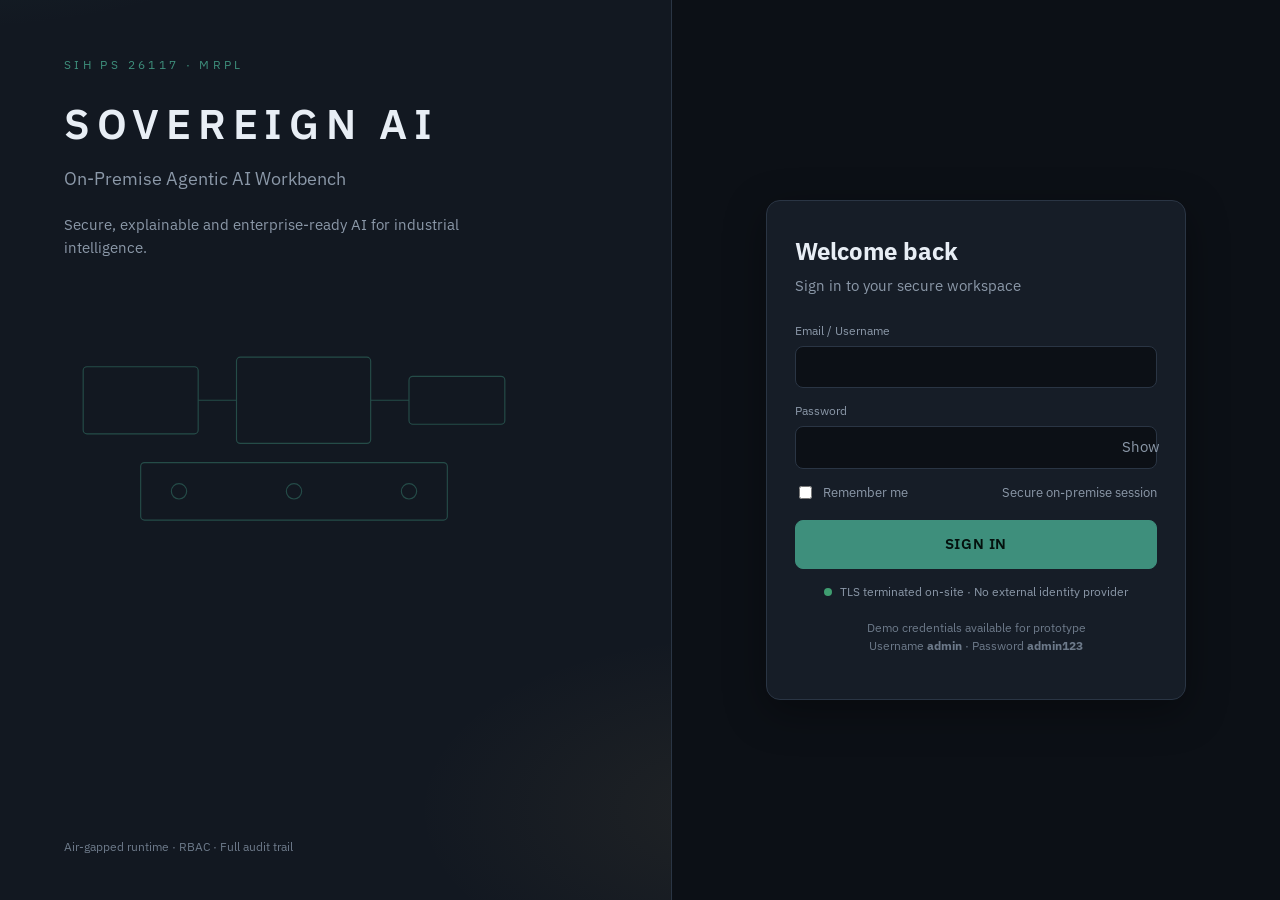
<file: frontend/index.html>
<!DOCTYPE html>
<html lang="en">
<head>
  <meta charset="UTF-8">
  <meta name="viewport" content="width=device-width, initial-scale=1">
  <title>Sovereign AI — Redirect</title>
  <script>
    (function () {
      var ok = sessionStorage.getItem("sovereign_auth") === "1" || localStorage.getItem("sovereign_auth") === "1";
      location.replace(ok ? "dashboard.html" : "login.html");
    })();
  </script>
</head>
<body>
  <p>Opening Sovereign AI… <a href="login.html">Continue to sign in</a></p>
</body>
</html>
</file>
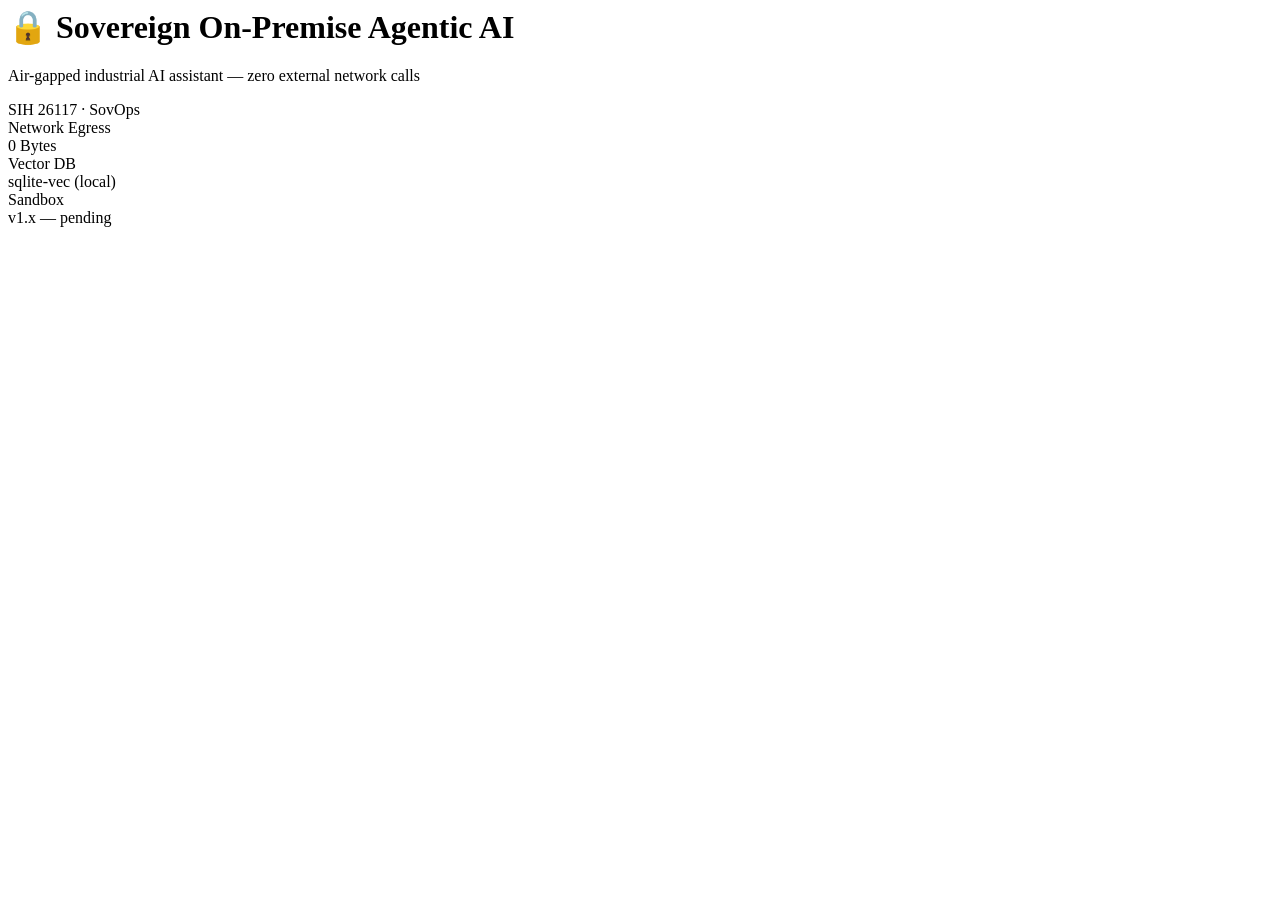
<file: static/index.html>
<!--
  This is NOT a full page — Streamlit can't serve a standalone HTML file
  as the app. This is a fragment injected into the Streamlit page via
  st.markdown(..., unsafe_allow_html=True). Edit freely, just keep it
  as a fragment (no <html>/<head>/<body> tags).
-->

<div class="workbench-header">
    <div class="title-block">
        <h1>🔒 Sovereign On-Premise Agentic AI</h1>
        <p>Air-gapped industrial AI assistant — zero external network calls</p>
    </div>
    <div class="badge">SIH 26117 · SovOps</div>
</div>

<div class="status-row">
    <div class="status-card">
        <div class="label">Network Egress</div>
        <div class="value">0 Bytes</div>
    </div>
    <div class="status-card">
        <div class="label">Vector DB</div>
        <div class="value">sqlite-vec (local)</div>
    </div>
    <div class="status-card warn">
        <div class="label">Sandbox</div>
        <div class="value">v1.x — pending</div>
    </div>
</div>
</file>
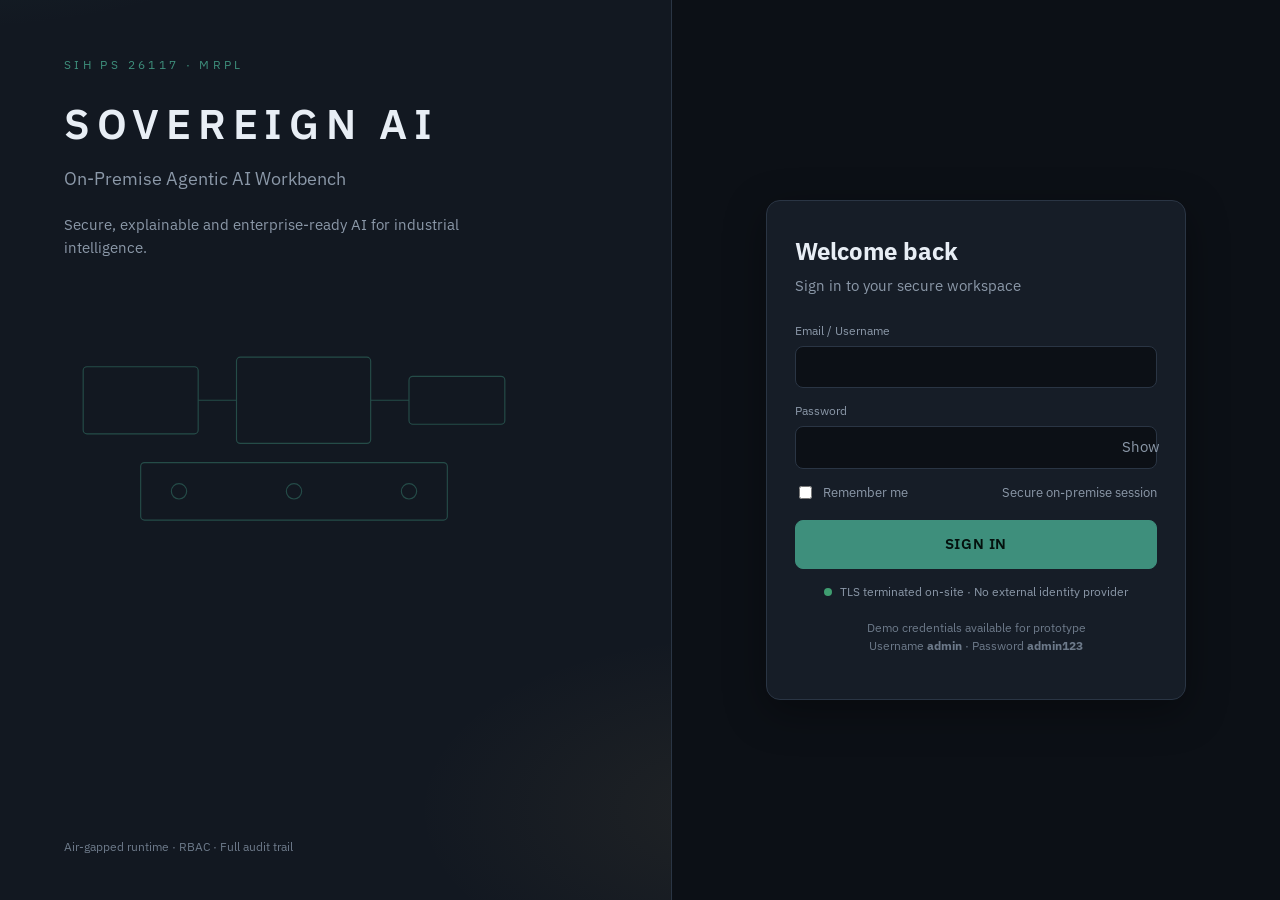
<file: frontend/agents.html>
<!DOCTYPE html>
<html lang="en">
<head>
  <meta charset="UTF-8">
  <meta name="viewport" content="width=device-width, initial-scale=1">
  <title>Agents — Sovereign AI</title>
  <link rel="preconnect" href="https://fonts.googleapis.com">
  <link rel="preconnect" href="https://fonts.gstatic.com" crossorigin>
  <link href="https://fonts.googleapis.com/css2?family=IBM+Plex+Sans:wght@400;500;600&display=swap" rel="stylesheet">
  <link rel="stylesheet" href="css/style.css">
  <link rel="stylesheet" href="css/agents.css">
  <link rel="stylesheet" href="css/responsive.css">
</head>
<body>
  <main id="app-root" class="page">
    <header class="page-head">
      <h1>Agent Orchestration</h1>
      <p>Specialized on-premise agents with scoped permissions.</p>
    </header>
    <div class="agent-grid" id="agent-grid"></div>
  </main>
  <script src="js/mock-api.js"></script>
  <script src="js/session.js"></script>
  <script src="js/auth.js"></script>
  <script src="js/app.js"></script>
  <script src="js/agents.js"></script>
</body>
</html>
</file>
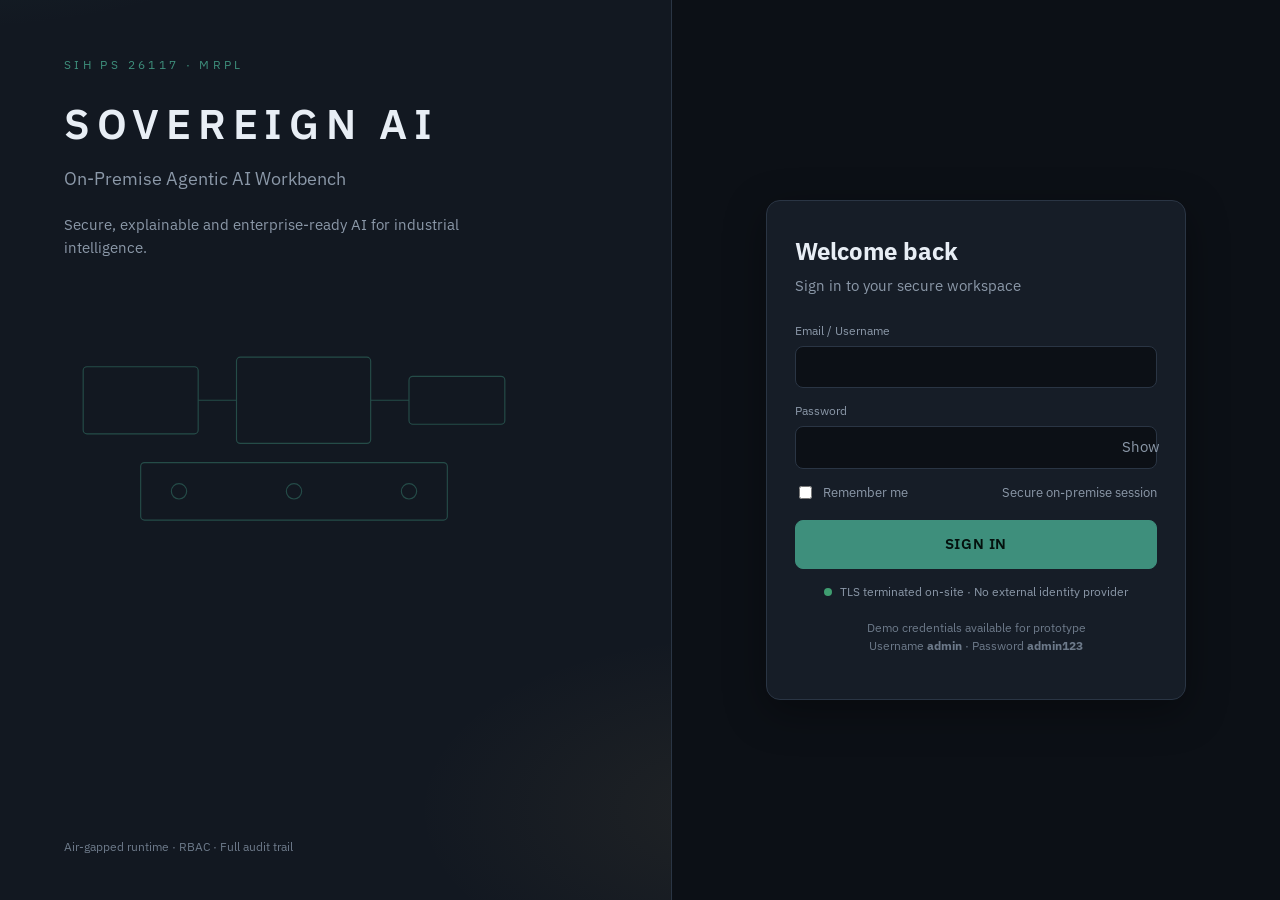
<file: frontend/audit-logs.html>
<!DOCTYPE html>
<html lang="en">
<head>
  <meta charset="UTF-8">
  <meta name="viewport" content="width=device-width, initial-scale=1">
  <title>Audit Logs — Sovereign AI</title>
  <link rel="preconnect" href="https://fonts.googleapis.com">
  <link rel="preconnect" href="https://fonts.gstatic.com" crossorigin>
  <link href="https://fonts.googleapis.com/css2?family=IBM+Plex+Sans:wght@400;500;600&display=swap" rel="stylesheet">
  <link rel="stylesheet" href="css/style.css">
  <link rel="stylesheet" href="css/audit-logs.css">
  <link rel="stylesheet" href="css/responsive.css">
</head>
<body>
  <main id="app-root" class="page">
    <header class="page-head">
      <h1>Audit Logs</h1>
      <p>Immutable activity across users, agents and resources.</p>
    </header>
    <div class="toolbar">
      <input class="search-input" id="audit-q" type="search" placeholder="Search actions, resources, agents" aria-label="Search audit logs">
      <select id="audit-st" aria-label="Status filter">
        <option value="all">All statuses</option>
        <option value="SUCCESS">Success</option>
        <option value="BLOCKED">Blocked</option>
      </select>
    </div>
    <div class="table-wrap">
      <table class="data">
        <thead>
          <tr>
            <th>Timestamp</th>
            <th>User</th>
            <th>Action</th>
            <th>Agent</th>
            <th>Resource</th>
            <th>Status</th>
            <th></th>
          </tr>
        </thead>
        <tbody id="audit-body"></tbody>
      </table>
    </div>
  </main>
  <script src="js/mock-api.js"></script>
  <script src="js/session.js"></script>
  <script src="js/auth.js"></script>
  <script src="js/app.js"></script>
  <script src="js/audit-logs.js"></script>
</body>
</html>
</file>
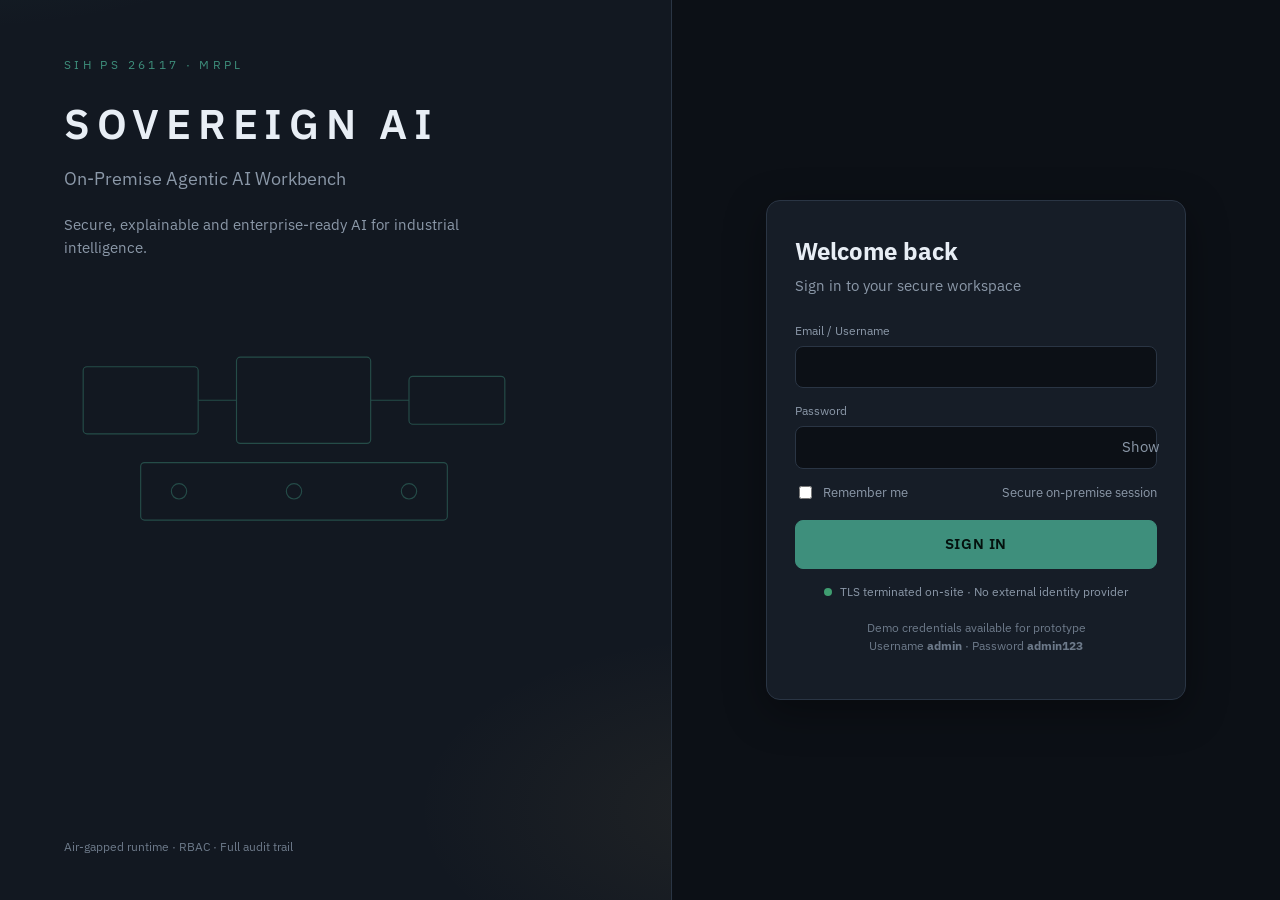
<file: frontend/dashboard.html>
<!DOCTYPE html>
<html lang="en">
<head>
  <meta charset="UTF-8">
  <meta name="viewport" content="width=device-width, initial-scale=1">
  <title>Dashboard — Sovereign AI</title>
  <link rel="preconnect" href="https://fonts.googleapis.com">
  <link rel="preconnect" href="https://fonts.gstatic.com" crossorigin>
  <link href="https://fonts.googleapis.com/css2?family=IBM+Plex+Mono:wght@400;500&family=IBM+Plex+Sans:wght@400;500;600&display=swap" rel="stylesheet">
  <link rel="stylesheet" href="css/style.css">
  <link rel="stylesheet" href="css/dashboard.css">
  <link rel="stylesheet" href="css/responsive.css">
</head>
<body>
  <a class="skip-link" href="#app-root">Skip to content</a>
  <main id="app-root" class="page">
    <header class="page-head">
      <h1 id="greet">Good morning, Admin</h1>
      <p>Sovereign AI Workbench Overview</p>
    </header>
    <section class="cards" aria-label="Summary">
      <article class="card"><h2>System Status</h2><div id="stat-status" class="metric">—</div></article>
      <article class="card"><h2>Active Agents</h2><div id="stat-agents" class="metric">—</div></article>
      <article class="card"><h2>Documents Indexed</h2><div id="stat-docs" class="metric">—</div></article>
      <article class="card"><h2>Knowledge Bases</h2><div id="stat-kb" class="metric">—</div></article>
      <article class="card"><h2>Reports Generated</h2><div id="stat-reports" class="metric">—</div></article>
      <article class="card"><h2>Security</h2><div id="stat-sec" class="metric">—</div></article>
    </section>
    <section class="card" style="margin-top:16px">
      <h2>Quick Actions</h2>
      <div class="quick-actions">
        <a class="btn btn-primary" href="workbench.html">Start New AI Session</a>
        <a class="btn" href="documents.html">Upload Document</a>
        <a class="btn" href="workbench.html">Analyze Image</a>
        <a class="btn" href="reports.html">Generate Report</a>
      </div>
    </section>
    <div class="grid-2">
      <section class="card">
        <h2>Recent Conversations</h2>
        <ul class="list" id="conv-list"></ul>
      </section>
      <section class="card">
        <h2>Recent Agent Activity</h2>
        <ul class="list" id="act-list"></ul>
      </section>
    </div>
    <section class="card" style="margin-top:16px">
      <h2>System Health</h2>
      <div id="health-list"></div>
    </section>
  </main>
  <script src="js/mock-api.js"></script>
  <script src="js/session.js"></script>
  <script src="js/auth.js"></script>
  <script src="js/app.js"></script>
  <script src="js/dashboard.js"></script>
</body>
</html>
</file>
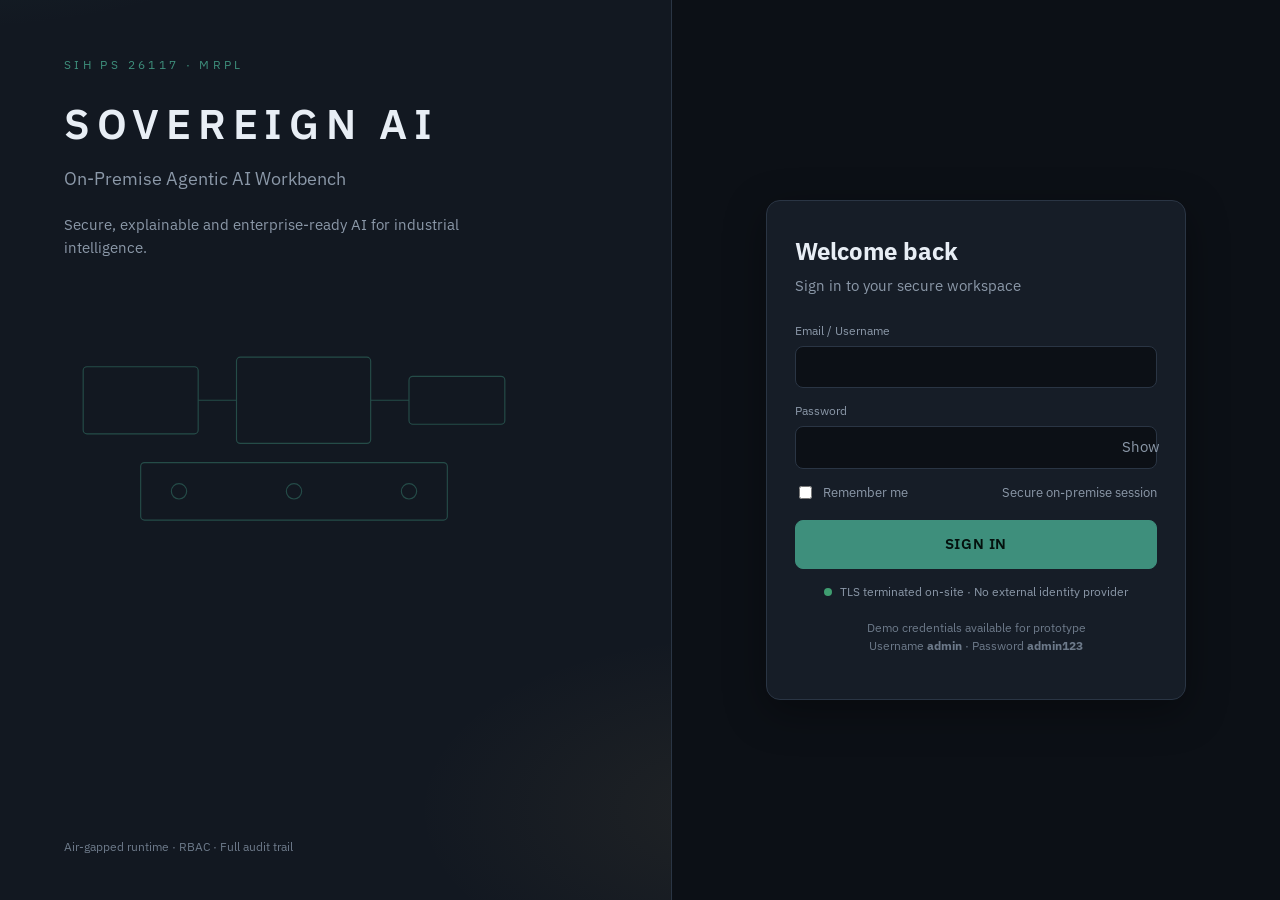
<file: frontend/documents.html>
<!DOCTYPE html>
<html lang="en">
<head>
  <meta charset="UTF-8">
  <meta name="viewport" content="width=device-width, initial-scale=1">
  <title>Documents — Sovereign AI</title>
  <link rel="preconnect" href="https://fonts.googleapis.com">
  <link rel="preconnect" href="https://fonts.gstatic.com" crossorigin>
  <link href="https://fonts.googleapis.com/css2?family=IBM+Plex+Sans:wght@400;500;600&display=swap" rel="stylesheet">
  <link rel="stylesheet" href="css/style.css">
  <link rel="stylesheet" href="css/documents.css">
  <link rel="stylesheet" href="css/responsive.css">
</head>
<body>
  <main id="app-root" class="page">
    <header class="page-head">
      <h1>Document Intelligence</h1>
      <p>Ingest, index and govern technical files on-premise.</p>
    </header>
    <div class="doc-drop" id="doc-drop">Drop PDF, DOC, DOCX, PNG or JPG files to upload and index.</div>
    <div class="toolbar">
      <button type="button" class="btn btn-primary" id="doc-upload">Upload document</button>
      <input class="search-input" id="doc-search" type="search" placeholder="Search documents" aria-label="Search documents">
      <select id="doc-filter" aria-label="Filter by status">
        <option value="all">All statuses</option>
        <option value="Indexed">Indexed</option>
        <option value="Processing">Processing</option>
        <option value="Failed">Failed</option>
      </select>
    </div>
    <div class="table-wrap">
      <table class="data">
        <thead>
          <tr><th>Document</th><th>Type</th><th>Status</th><th>Uploaded</th><th>Actions</th></tr>
        </thead>
        <tbody id="doc-body"></tbody>
      </table>
    </div>
  </main>
  <script src="js/mock-api.js"></script>
  <script src="js/session.js"></script>
  <script src="js/auth.js"></script>
  <script src="js/app.js"></script>
  <script src="js/upload.js"></script>
  <script src="js/documents.js"></script>
</body>
</html>
</file>
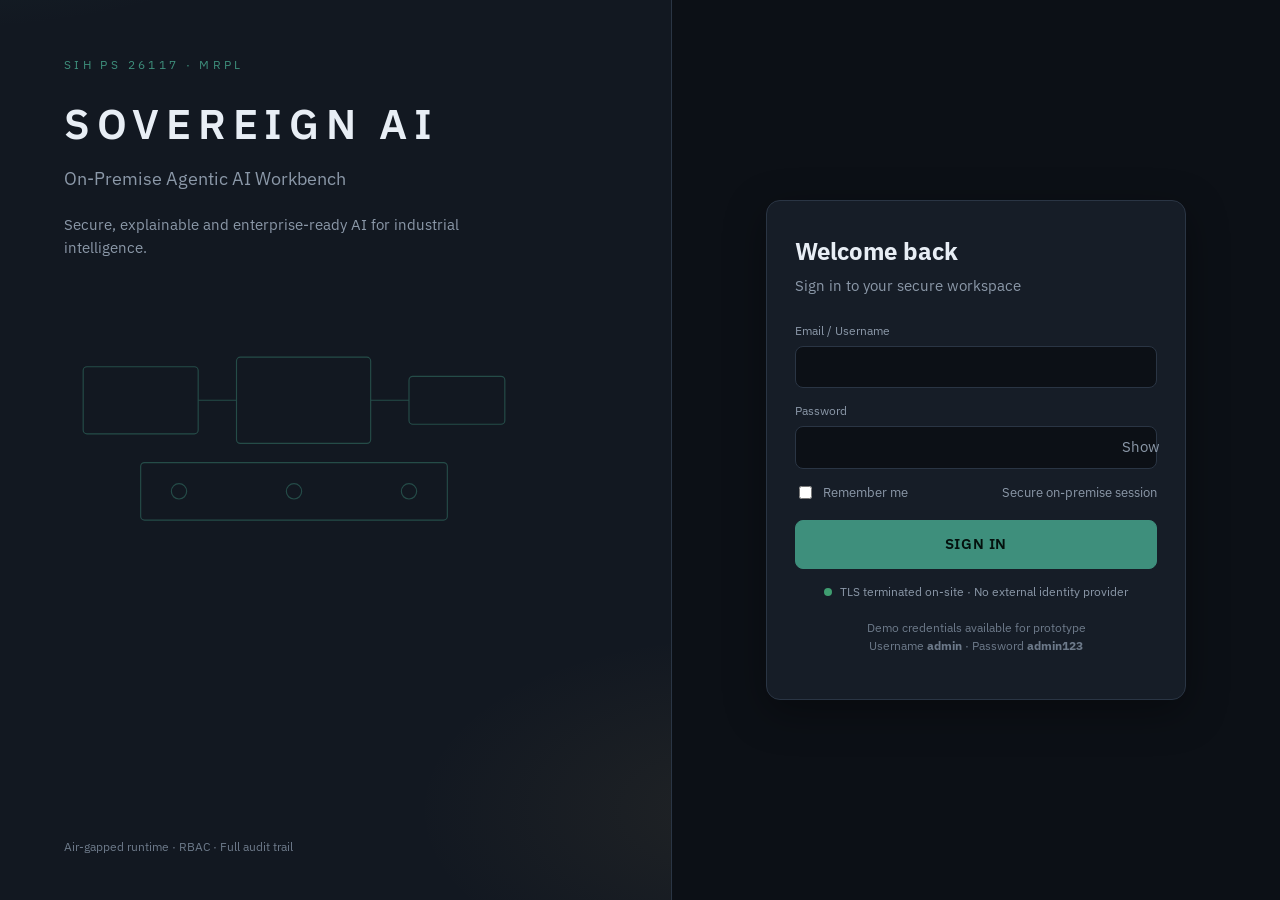
<file: frontend/knowledge-bases.html>
<!DOCTYPE html>
<html lang="en">
<head>
  <meta charset="UTF-8">
  <meta name="viewport" content="width=device-width, initial-scale=1">
  <title>Knowledge Bases — Sovereign AI</title>
  <link rel="preconnect" href="https://fonts.googleapis.com">
  <link rel="preconnect" href="https://fonts.gstatic.com" crossorigin>
  <link href="https://fonts.googleapis.com/css2?family=IBM+Plex+Sans:wght@400;500;600&display=swap" rel="stylesheet">
  <link rel="stylesheet" href="css/style.css">
  <link rel="stylesheet" href="css/knowledge-bases.css">
  <link rel="stylesheet" href="css/responsive.css">
</head>
<body>
  <main id="app-root" class="page">
    <header class="page-head">
      <h1>Private Knowledge Bases</h1>
      <p>Scoped corpora for retrieval. No external index.</p>
    </header>
    <p><button type="button" class="btn btn-primary" id="kb-create">Create Knowledge Base</button></p>
    <div class="kb-grid" id="kb-grid"></div>
  </main>
  <script src="js/mock-api.js"></script>
  <script src="js/session.js"></script>
  <script src="js/auth.js"></script>
  <script src="js/app.js"></script>
  <script src="js/knowledge-bases.js"></script>
</body>
</html>
</file>
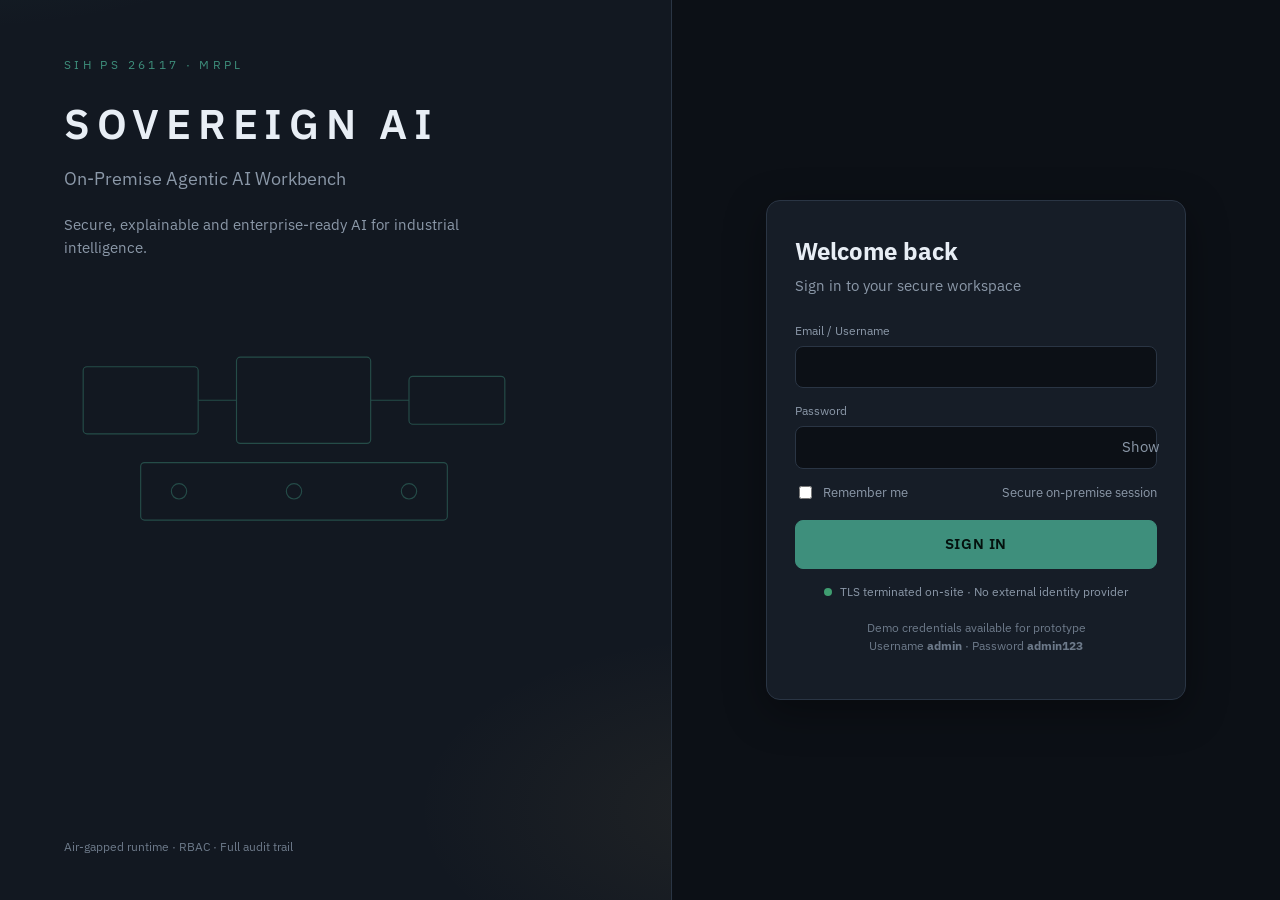
<file: frontend/login.html>
<!DOCTYPE html>
<html lang="en" data-theme="dark">
<head>
  <meta charset="UTF-8">
  <meta name="viewport" content="width=device-width, initial-scale=1">
  <title>Sign in — Sovereign AI</title>
  <link rel="preconnect" href="https://fonts.googleapis.com">
  <link rel="preconnect" href="https://fonts.gstatic.com" crossorigin>
  <link href="https://fonts.googleapis.com/css2?family=IBM+Plex+Mono:wght@400;500&family=IBM+Plex+Sans:wght@400;500;600&display=swap" rel="stylesheet">
  <link rel="stylesheet" href="css/style.css">
  <link rel="stylesheet" href="css/login.css">
  <link rel="stylesheet" href="css/responsive.css">
</head>
<body class="login-body">
  <a class="skip-link" href="#username">Skip to sign in</a>
  <section class="login-brand" aria-label="Product branding">
    <p class="login-kicker">SIH PS 26117 · MRPL</p>
    <h1>SOVEREIGN AI</h1>
    <h2>On-Premise Agentic AI Workbench</h2>
    <p class="lead">Secure, explainable and enterprise-ready AI for industrial intelligence.</p>
    <svg class="schematic" viewBox="0 0 480 220" aria-hidden="true">
      <g fill="none" stroke="#3e8f7c" stroke-width="1.2" opacity="0.8">
        <rect x="20" y="30" width="120" height="70" rx="4"/>
        <rect x="180" y="20" width="140" height="90" rx="4"/>
        <rect x="360" y="40" width="100" height="50" rx="4"/>
        <path d="M140 65h40M320 65h40"/>
        <rect x="80" y="130" width="320" height="60" rx="4"/>
        <circle cx="120" cy="160" r="8"/>
        <circle cx="240" cy="160" r="8"/>
        <circle cx="360" cy="160" r="8"/>
      </g>
    </svg>
    <p class="login-meta">Air-gapped runtime · RBAC · Full audit trail</p>
  </section>
  <section class="login-panel">
    <form class="login-card" id="login-form" novalidate>
      <h2>Welcome back</h2>
      <p class="sub">Sign in to your secure workspace</p>
      <div class="form-error" id="login-error" role="alert"></div>
      <div class="field">
        <label for="username">Email / Username</label>
        <input id="username" name="username" type="text" autocomplete="username" required>
      </div>
      <div class="field">
        <label for="password">Password</label>
        <div class="pw-wrap">
          <input id="password" name="password" type="password" autocomplete="current-password" required>
          <button type="button" class="icon-btn pw-toggle" id="pw-toggle" aria-label="Show password">Show</button>
        </div>
      </div>
      <div class="row-between">
        <label class="check"><input type="checkbox" id="remember"> Remember me</label>
        <span>Secure on-premise session</span>
      </div>
      <button type="submit" class="btn btn-primary" id="login-submit">SIGN IN</button>
      <p class="secure-note"><span class="dot ok"></span> TLS terminated on-site · No external identity provider</p>
      <p class="demo-hint">Demo credentials available for prototype<br>Username <strong>admin</strong> · Password <strong>admin123</strong></p>
    </form>
  </section>
  <script src="js/mock-api.js"></script>
  <script src="js/session.js"></script>
  <script src="js/auth.js"></script>
</body>
</html>
</file>
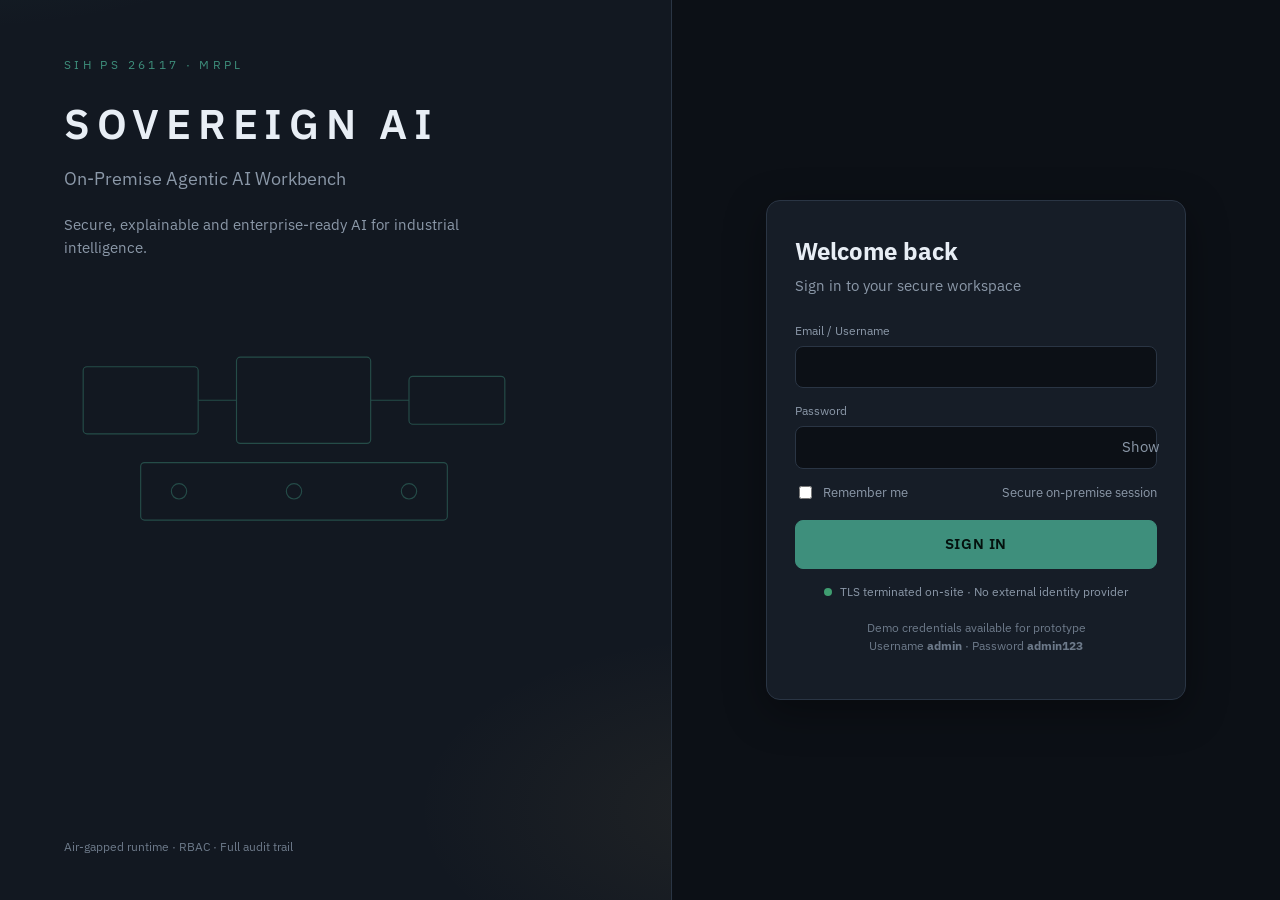
<file: frontend/reports.html>
<!DOCTYPE html>
<html lang="en">
<head>
  <meta charset="UTF-8">
  <meta name="viewport" content="width=device-width, initial-scale=1">
  <title>Reports — Sovereign AI</title>
  <link rel="preconnect" href="https://fonts.googleapis.com">
  <link rel="preconnect" href="https://fonts.gstatic.com" crossorigin>
  <link href="https://fonts.googleapis.com/css2?family=IBM+Plex+Sans:wght@400;500;600&display=swap" rel="stylesheet">
  <link rel="stylesheet" href="css/style.css">
  <link rel="stylesheet" href="css/reports.css">
  <link rel="stylesheet" href="css/responsive.css">
</head>
<body>
  <main id="app-root" class="page">
    <header class="page-head">
      <h1>Generated Reports</h1>
      <p>DOCX technical outputs retained on-premise.</p>
    </header>
    <div class="report-list" id="report-list"></div>
  </main>
  <script src="js/mock-api.js"></script>
  <script src="js/session.js"></script>
  <script src="js/auth.js"></script>
  <script src="js/app.js"></script>
  <script src="js/reports.js"></script>
</body>
</html>
</file>
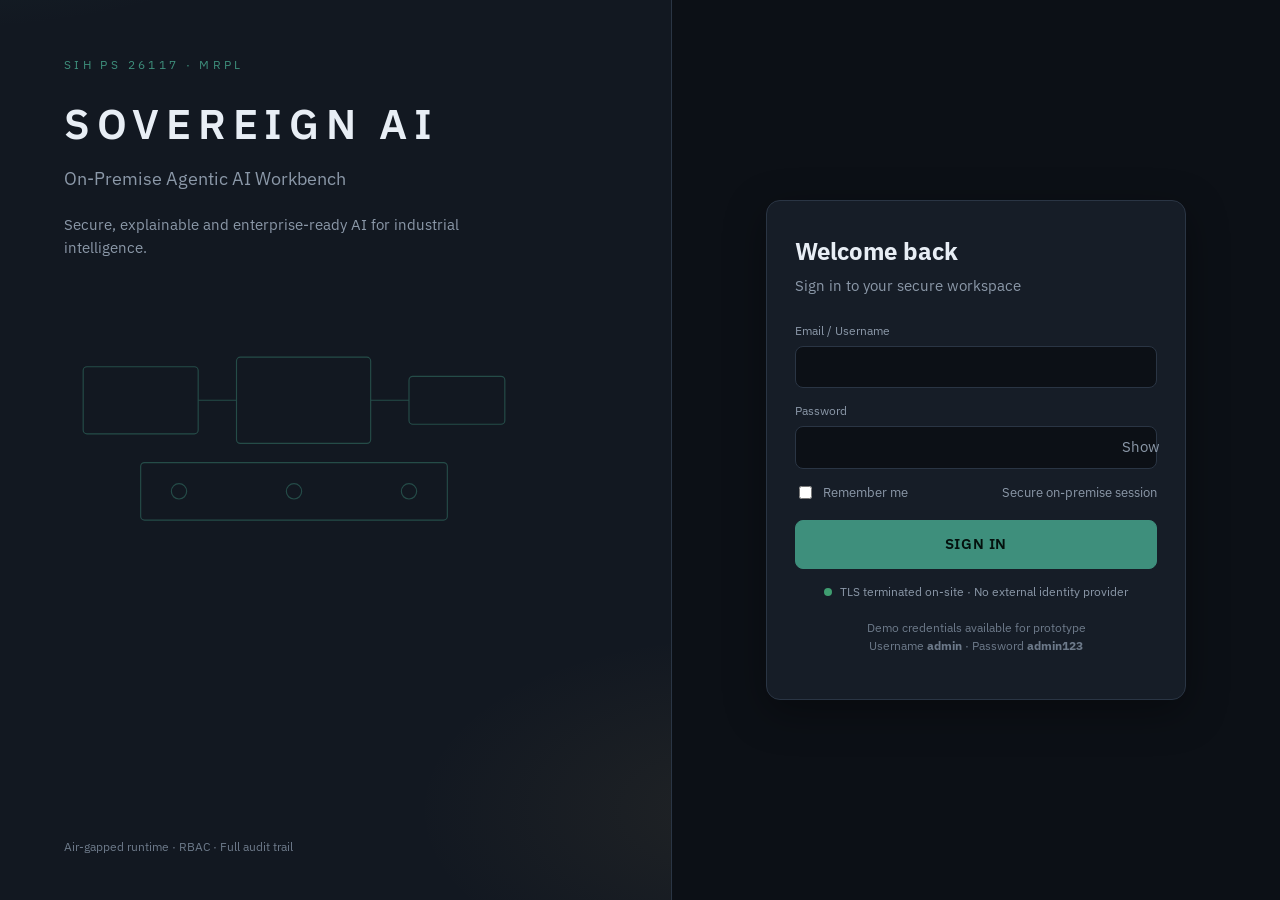
<file: frontend/security.html>
<!DOCTYPE html>
<html lang="en">
<head>
  <meta charset="UTF-8">
  <meta name="viewport" content="width=device-width, initial-scale=1">
  <title>Security Center — Sovereign AI</title>
  <link rel="preconnect" href="https://fonts.googleapis.com">
  <link rel="preconnect" href="https://fonts.gstatic.com" crossorigin>
  <link href="https://fonts.googleapis.com/css2?family=IBM+Plex+Sans:wght@400;500;600&display=swap" rel="stylesheet">
  <link rel="stylesheet" href="css/style.css">
  <link rel="stylesheet" href="css/security.css">
  <link rel="stylesheet" href="css/responsive.css">
</head>
<body>
  <main id="app-root" class="page">
    <header class="page-head">
      <h1>Security Center</h1>
      <p>Data sovereignty controls for SIH PS 26117.</p>
    </header>
    <section class="sec-grid">
      <article class="card"><h2>Network Egress</h2><div class="metric" id="egress">0 External Calls</div><p class="badge badge-ok">AIR-GAPPED</p></article>
      <article class="card"><h2>RBAC</h2><div class="metric">ACTIVE</div><p class="metric-sub">Role enforced in UI; backend is source of truth</p></article>
      <article class="card"><h2>Prompt Injection Protection</h2><div class="metric">ACTIVE</div></article>
      <article class="card"><h2>Audit Logging</h2><div class="metric">ACTIVE</div></article>
      <article class="card"><h2>Sandboxed Execution</h2><div class="metric">ACTIVE</div></article>
      <article class="card"><h2>On-premise</h2><div class="metric">ENFORCED</div></article>
    </section>
    <section class="card" style="margin-top:16px">
      <h2>Security event feed</h2>
      <ul class="list feed" id="feed"></ul>
    </section>
  </main>
  <script src="js/mock-api.js"></script>
  <script src="js/session.js"></script>
  <script src="js/auth.js"></script>
  <script src="js/app.js"></script>
  <script src="js/security.js"></script>
</body>
</html>
</file>
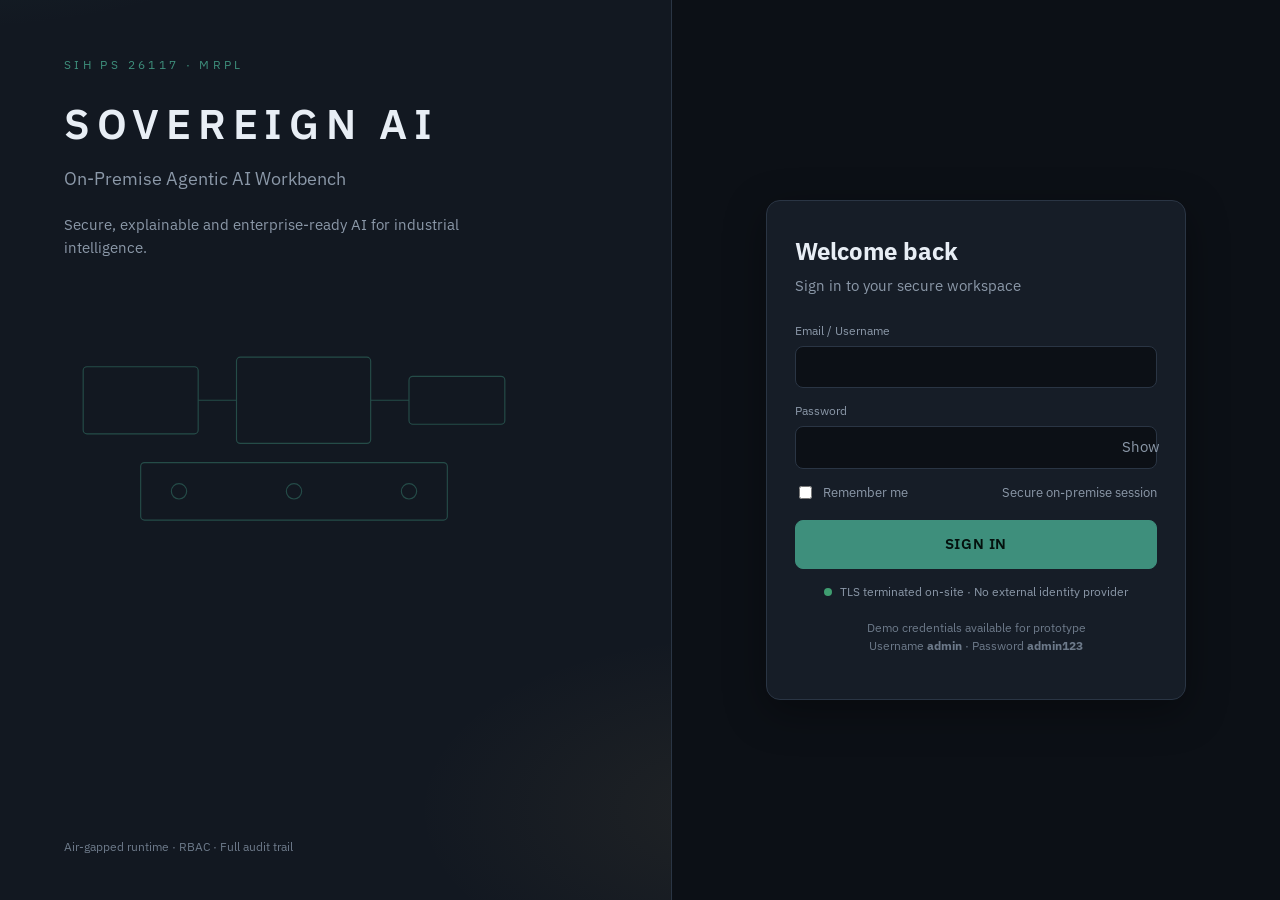
<file: frontend/settings.html>
<!DOCTYPE html>
<html lang="en">
<head>
  <meta charset="UTF-8">
  <meta name="viewport" content="width=device-width, initial-scale=1">
  <title>Settings — Sovereign AI</title>
  <link rel="preconnect" href="https://fonts.googleapis.com">
  <link rel="preconnect" href="https://fonts.gstatic.com" crossorigin>
  <link href="https://fonts.googleapis.com/css2?family=IBM+Plex+Sans:wght@400;500;600&display=swap" rel="stylesheet">
  <link rel="stylesheet" href="css/style.css">
  <link rel="stylesheet" href="css/settings.css">
  <link rel="stylesheet" href="css/responsive.css">
</head>
<body>
  <main id="app-root" class="page">
    <header class="page-head">
      <h1>Settings</h1>
      <p>Workstation preferences. Authorization remains on the server.</p>
    </header>
    <div class="settings-grid">
      <section class="card">
        <h2>Profile</h2>
        <div class="field"><label for="set-name">Name</label><input id="set-name"></div>
        <div class="field" style="margin-top:10px"><label for="set-user">Username</label><input id="set-user"></div>
        <div class="field" style="margin-top:10px"><label for="set-role">Role</label><input id="set-role" readonly></div>
      </section>
      <section class="card">
        <h2>Workspace</h2>
        <div class="field"><label for="def-kb">Default Knowledge Base</label>
          <select id="def-kb">
            <option>Maintenance Manuals</option>
            <option>Equipment Specifications</option>
            <option>Safety Procedures</option>
          </select>
        </div>
        <div class="field" style="margin-top:10px"><label for="def-model">Default Model</label>
          <select id="def-model">
            <option>Open-weight Multimodal Model</option>
          </select>
        </div>
      </section>
      <section class="card">
        <h2>Security</h2>
        <div class="field"><label for="timeout">Session timeout</label>
          <select id="timeout">
            <option>15 minutes</option>
            <option selected>30 minutes</option>
            <option>1 hour</option>
          </select>
        </div>
        <p class="metric-sub" style="margin-top:10px">Authentication is local / directory-backed. No cloud IdP in air-gapped mode.</p>
      </section>
      <section class="card">
        <h2>Appearance</h2>
        <div class="field"><label for="theme">Theme</label>
          <select id="theme">
            <option value="dark">Dark</option>
            <option value="light">Light</option>
          </select>
        </div>
        <label class="toggle"><input type="checkbox" id="motion"> Reduced motion</label>
      </section>
      <section class="card span-2">
        <h2>Session</h2>
        <p>Remove conversation history, uploads and temporary agent runs for this session.</p>
        <button type="button" class="btn btn-danger" id="set-del">Delete Everything From This Session</button>
      </section>
    </div>
    <p style="margin-top:16px"><button type="button" class="btn btn-primary" id="save-set">Save settings</button></p>
  </main>
  <script src="js/mock-api.js"></script>
  <script src="js/session.js"></script>
  <script src="js/auth.js"></script>
  <script src="js/app.js"></script>
  <script src="js/settings.js"></script>
</body>
</html>
</file>
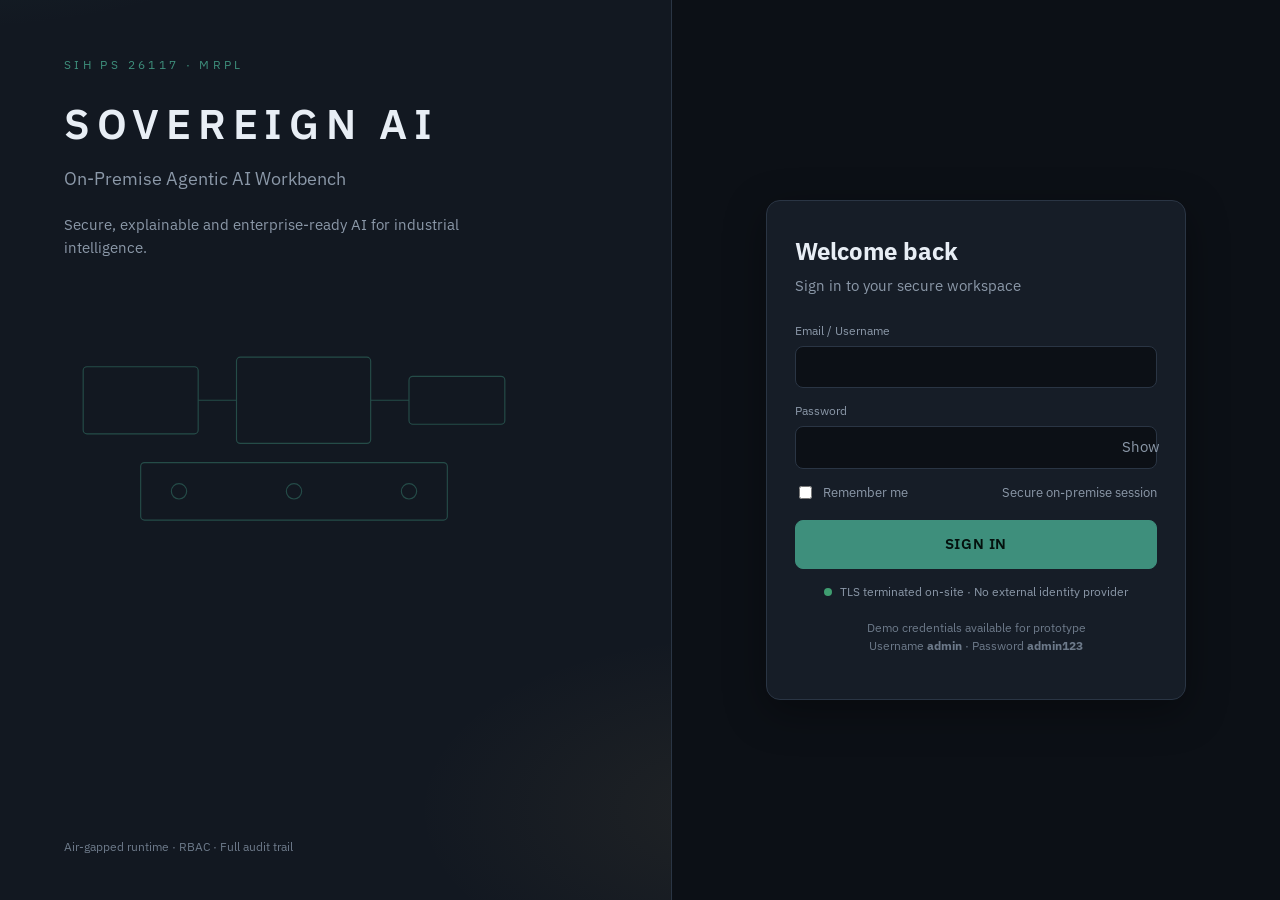
<file: frontend/workbench.html>
<!DOCTYPE html>
<html lang="en">
<head>
  <meta charset="UTF-8">
  <meta name="viewport" content="width=device-width, initial-scale=1">
  <title>AI Workbench — Sovereign AI</title>
  <link rel="preconnect" href="https://fonts.googleapis.com">
  <link rel="preconnect" href="https://fonts.gstatic.com" crossorigin>
  <link href="https://fonts.googleapis.com/css2?family=IBM+Plex+Mono:wght@400;500&family=IBM+Plex+Sans:wght@400;500;600&display=swap" rel="stylesheet">
  <link rel="stylesheet" href="css/style.css">
  <link rel="stylesheet" href="css/workbench.css">
  <link rel="stylesheet" href="css/responsive.css">
</head>
<body>
  <a class="skip-link" href="#composer-input">Skip to composer</a>
  <div id="app-root" class="page-workbench">
    <section class="workbench-main">
      <header class="wb-header">
        <div>
          <h1>AI Workbench</h1>
          <p>Secure Agentic Intelligence</p>
        </div>
        <div>
          <span class="badge badge-info">Run <span id="run-state">IDLE</span></span>
          <button type="button" class="btn btn-sm context-toggle" id="context-toggle">Evidence</button>
        </div>
      </header>
      <div class="chat-scroll" id="chat-scroll">
        <div class="empty-state" id="empty-state">
          <h2>How can Sovereign AI help?</h2>
          <p>Ask about your documents, equipment, maintenance data or technical procedures.</p>
          <div class="prompt-chips">
            <button type="button" class="chip" data-prompt="Analyze the condition of this compressor bearing and compare it with the maintenance guidelines.">Analyze equipment condition</button>
            <button type="button" class="chip" data-prompt="Find the maintenance procedure for rotating equipment LOTO on C-204.">Find maintenance procedure</button>
            <button type="button" class="chip" data-prompt="Compare inspection readings for C-204 bearing temperature against threshold.">Compare inspection readings</button>
            <button type="button" class="chip" data-prompt="Generate a technical maintenance report.">Generate technical report</button>
          </div>
        </div>
      </div>
      <div class="composer">
        <div id="upload-status" class="card" hidden style="margin-bottom:10px;padding:10px 12px">
          <div id="upload-label">Uploading…</div>
          <div class="progress" aria-hidden="true"><span id="upload-bar"></span></div>
        </div>
        <div class="dropzone" id="dropzone">Drop PDF, DOCX or inspection images here — or use Attach</div>
        <div class="attach-row" id="attach-row"></div>
        <div class="composer-box">
          <label class="sr-only" for="composer-input">Ask Sovereign AI</label>
          <textarea id="composer-input" rows="2" placeholder="Ask Sovereign AI anything…"></textarea>
          <div class="composer-bar">
            <button type="button" class="btn btn-ghost" id="attach-btn">📎 Attach</button>
            <button type="button" class="btn btn-primary" id="send-btn">Send →</button>
          </div>
        </div>
      </div>
    </section>
    <aside class="context-panel" id="context-panel" aria-label="Evidence and agent activity">
      <section class="context-section">
        <h2>Active Model</h2>
        <p>Open-weight Multimodal Model</p>
        <p class="status-ok">Status: Ready</p>
      </section>
      <section class="context-section">
        <h2>Knowledge Bases</h2>
        <p>✓ Maintenance Manuals</p>
        <p>✓ Equipment Specifications</p>
      </section>
      <section class="context-section">
        <h2>Agent Activity</h2>
        <div class="trace" id="trace-list"><p class="metric-sub">No active run.</p></div>
      </section>
      <section class="context-section">
        <h2>Sources &amp; Evidence</h2>
        <div id="sources-list"><p class="metric-sub">Citations appear after a completed retrieval.</p></div>
      </section>
      <section class="context-section">
        <h2>Security Status</h2>
        <p>✓ ON-PREMISE</p>
        <p>✓ AIR-GAPPED</p>
        <p>✓ RBAC ACTIVE</p>
        <p class="metric-sub" style="margin-top:8px">Network Egress<br><strong>0 external calls</strong></p>
        <p class="metric-sub">Permission Scope<br><strong>Current User</strong></p>
        <p class="metric-sub">Audit Logging<br><strong>ACTIVE</strong></p>
      </section>
    </aside>
  </div>
  <script src="js/mock-api.js"></script>
  <script src="js/session.js"></script>
  <script src="js/auth.js"></script>
  <script src="js/app.js"></script>
  <script src="js/trace.js"></script>
  <script src="js/upload.js"></script>
  <script src="js/workbench.js"></script>
</body>
</html>
</file>
<file: frontend/css/style.css>
:root {
  --bg: #0c1016;
  --bg-elev: #121821;
  --panel: #161d27;
  --panel-2: #1b2430;
  --border: #2a3544;
  --border-strong: #3a4758;
  --text: #e8eef5;
  --text-muted: #8b98a8;
  --text-dim: #6d7a8a;
  --accent: #3e8f7c;
  --accent-2: #c4a35a;
  --accent-soft: rgba(62, 143, 124, 0.14);
  --ok: #3f9d70;
  --ok-bg: rgba(63, 157, 112, 0.14);
  --warn: #c9922a;
  --warn-bg: rgba(201, 146, 42, 0.16);
  --danger: #c45c4a;
  --danger-bg: rgba(196, 92, 74, 0.16);
  --info: #5b8fb8;
  --shadow: 0 12px 40px rgba(0, 0, 0, 0.35);
  --radius: 10px;
  --sidebar: 248px;
  --topbar: 60px;
  --context: 320px;
  --font: "IBM Plex Sans", "Segoe UI", system-ui, sans-serif;
  --mono: "IBM Plex Mono", "Consolas", ui-monospace, monospace;
  --focus: 0 0 0 2px var(--bg), 0 0 0 4px var(--accent);
}

html[data-theme="light"] {
  --bg: #eef1f5;
  --bg-elev: #f7f8fa;
  --panel: #ffffff;
  --panel-2: #f2f4f7;
  --border: #d5dce6;
  --border-strong: #b8c2d0;
  --text: #1b2430;
  --text-muted: #5b6776;
  --text-dim: #7a8694;
  --shadow: 0 10px 28px rgba(24, 36, 52, 0.08);
}

*,
*::before,
*::after {
  box-sizing: border-box;
}

html,
body {
  margin: 0;
  min-height: 100%;
  background: var(--bg);
  color: var(--text);
  font-family: var(--font);
  font-size: 15px;
  line-height: 1.5;
}

body {
  -webkit-font-smoothing: antialiased;
  background-image: linear-gradient(rgba(255, 255, 255, 0.018) 1px, transparent 1px), linear-gradient(90deg, rgba(255, 255, 255, 0.018) 1px, transparent 1px);
  background-size: 32px 32px;
}

a {
  color: inherit;
  text-decoration: none;
}

button,
input,
select,
textarea {
  font: inherit;
  color: inherit;
}

img {
  max-width: 100%;
}

:focus-visible {
  outline: none;
  box-shadow: var(--focus);
}

.skip-link {
  position: absolute;
  left: -999px;
  top: 8px;
  background: var(--accent);
  color: #04110e;
  padding: 8px 12px;
  z-index: 100;
}
.skip-link:focus {
  left: 8px;
}

.app-shell {
  min-height: auto;
}

.topbar {
  position: sticky;
  top: 0;
  z-index: 40;
  height: var(--topbar);
  display: flex;
  align-items: center;
  gap: 16px;
  padding: 0 16px 0 12px;
  background: var(--bg-elev);
  border-bottom: 1px solid var(--border);
}

.brand {
  display: flex;
  align-items: center;
  gap: 10px;
  min-width: 180px;
}
.brand strong {
  display: block;
  letter-spacing: 0.12em;
  font-size: 12px;
}
.brand small {
  display: block;
  color: var(--text-muted);
  font-size: 11px;
}
.brand-mark {
  width: 28px;
  height: 28px;
  border: 1.5px solid var(--accent);
  border-radius: 4px;
  position: relative;
  background: linear-gradient(145deg, var(--accent-soft), transparent);
}
.brand-mark::after {
  content: "";
  position: absolute;
  inset: 6px;
  border: 1.5px solid var(--accent-2);
  border-radius: 2px;
}

.workspace-chip {
  display: flex;
  align-items: center;
  gap: 8px;
  padding: 6px 10px;
  border: 1px solid var(--border);
  border-radius: 999px;
  color: var(--text-muted);
  font-size: 12px;
  background: var(--panel);
}

.topbar-right {
  margin-left: auto;
  display: flex;
  align-items: center;
  gap: 12px;
}

.sec-pill,
.role-badge {
  font-size: 11px;
  letter-spacing: 0.06em;
  text-transform: uppercase;
  border: 1px solid var(--border);
  padding: 4px 8px;
  border-radius: 999px;
  color: var(--text-muted);
}

.sec-pill {
  display: flex;
  align-items: center;
  gap: 6px;
}

.user-block {
  display: flex;
  align-items: center;
  gap: 10px;
}
.user-block strong {
  display: block;
  font-size: 13px;
}
.avatar {
  width: 32px;
  height: 32px;
  border-radius: 50%;
  background: var(--accent-soft);
  color: var(--accent);
  display: grid;
  place-items: center;
  font-size: 11px;
  font-weight: 600;
}

.dot {
  width: 8px;
  height: 8px;
  border-radius: 50%;
  background: var(--text-dim);
  display: inline-block;
}
.dot.ok {
  background: var(--ok);
}
.dot.warn {
  background: var(--warn);
}
.dot.err {
  background: var(--danger);
}
.dot.run {
  background: var(--info);
  box-shadow: 0 0 0 4px rgba(91, 143, 184, 0.18);
}

.sidebar {
  position: fixed;
  top: var(--topbar);
  left: 0;
  bottom: 0;
  width: var(--sidebar);
  background: var(--bg-elev);
  border-right: 1px solid var(--border);
  display: flex;
  flex-direction: column;
  z-index: 30;
}

.side-nav {
  padding: 12px 10px;
  display: flex;
  flex-direction: column;
  gap: 2px;
  overflow: auto;
}

.nav-link {
  display: flex;
  align-items: center;
  gap: 10px;
  padding: 9px 10px;
  border-radius: 8px;
  color: var(--text-muted);
  font-size: 13px;
}
.nav-link svg {
  width: 16px;
  height: 16px;
  fill: none;
  stroke: currentColor;
  stroke-width: 1.6;
}
.nav-link:hover {
  background: var(--panel-2);
  color: var(--text);
}
.nav-link.is-active {
  background: var(--accent-soft);
  color: var(--text);
}

.side-footer {
  margin-top: auto;
  padding: 12px;
  border-top: 1px solid var(--border);
  display: grid;
  gap: 8px;
}

#app-root,
.page {
  margin-left: var(--sidebar);
  padding: 24px 28px 40px;
  min-height: calc(100vh - var(--topbar));
}

.page-head h1 {
  margin: 0 0 4px;
  font-size: 26px;
  font-weight: 600;
  letter-spacing: -0.02em;
}
.page-head {
  display: flex;
  align-items: flex-start;
  justify-content: space-between;
  gap: 20px;
  margin-bottom: 22px;
}
.page-head > div > p:last-child {
  margin-bottom: 0;
}
.eyebrow {
  margin: 0 0 8px !important;
  color: var(--accent-2) !important;
  font-family: var(--mono);
  font-size: 10px !important;
  letter-spacing: 0.12em;
  text-transform: uppercase;
}
.page-head p {
  margin: 0 0 22px;
  color: var(--text-muted);
}

.btn {
  display: inline-flex;
  align-items: center;
  justify-content: center;
  gap: 8px;
  border: 1px solid var(--border-strong);
  background: var(--panel-2);
  color: var(--text);
  border-radius: 8px;
  padding: 9px 14px;
  cursor: pointer;
  transition: background 0.15s ease, border-color 0.15s ease;
}
.btn:hover {
  border-color: var(--accent);
}
.btn:disabled {
  opacity: 0.5;
  cursor: not-allowed;
}
.btn-primary {
  background: var(--accent);
  border-color: var(--accent);
  color: #04110e;
  font-weight: 600;
  letter-spacing: 0.04em;
}
.btn-primary:hover {
  filter: brightness(1.06);
}
.btn-danger {
  background: var(--danger);
  border-color: var(--danger);
  color: #fff;
}
.btn-ghost {
  background: transparent;
}
.btn-quiet {
  background: transparent;
  color: var(--text-muted);
}
.btn-block {
  width: 100%;
}
.btn-sm {
  padding: 6px 10px;
  font-size: 12px;
}

.icon-btn {
  width: 36px;
  height: 36px;
  border: 1px solid transparent;
  background: transparent;
  border-radius: 8px;
  display: grid;
  place-items: center;
  cursor: pointer;
  color: var(--text-muted);
}
.icon-btn svg {
  width: 18px;
  height: 18px;
  fill: none;
  stroke: currentColor;
  stroke-width: 1.8;
}
.icon-btn:hover {
  background: var(--panel-2);
  color: var(--text);
}

.cards {
  display: grid;
  grid-template-columns: repeat(6, minmax(0, 1fr));
  gap: 12px;
}
.card {
  background: var(--panel);
  border: 1px solid var(--border);
  border-radius: var(--radius);
  padding: 16px;
}
.card h2,
.card h3 {
  margin: 0 0 8px;
  font-size: 12px;
  letter-spacing: 0.08em;
  text-transform: uppercase;
  color: var(--text-muted);
  font-weight: 600;
}
.metric {
  font-size: 28px;
  font-weight: 600;
  letter-spacing: -0.03em;
}
.metric-sub {
  color: var(--text-muted);
  font-size: 12px;
  margin-top: 4px;
}

.grid-2 {
  display: grid;
  grid-template-columns: 1.2fr 0.8fr;
  gap: 16px;
  margin-top: 16px;
}
.grid-3 {
  display: grid;
  grid-template-columns: repeat(3, 1fr);
  gap: 16px;
  margin-top: 16px;
}

.list {
  list-style: none;
  margin: 0;
  padding: 0;
}
.list li {
  display: flex;
  justify-content: space-between;
  gap: 12px;
  padding: 10px 0;
  border-bottom: 1px solid var(--border);
  font-size: 13px;
}
.list li:last-child {
  border-bottom: 0;
}

.status-ok {
  color: var(--ok);
  font-size: 12px;
  letter-spacing: 0.06em;
  text-transform: uppercase;
}

.quick-actions {
  display: flex;
  flex-wrap: wrap;
  gap: 8px;
  margin: 8px 0 0;
}

.table-wrap {
  overflow: auto;
  border: 1px solid var(--border);
  border-radius: var(--radius);
  background: var(--panel);
}
table.data {
  width: 100%;
  border-collapse: collapse;
  font-size: 13px;
}
table.data th,
table.data td {
  text-align: left;
  padding: 12px 14px;
  border-bottom: 1px solid var(--border);
  vertical-align: middle;
}
table.data th {
  color: var(--text-muted);
  font-weight: 600;
  font-size: 11px;
  letter-spacing: 0.06em;
  text-transform: uppercase;
  background: var(--panel-2);
}
table.data tr:last-child td {
  border-bottom: 0;
}

.badge {
  display: inline-flex;
  align-items: center;
  gap: 6px;
  font-size: 11px;
  letter-spacing: 0.05em;
  text-transform: uppercase;
  padding: 3px 8px;
  border-radius: 999px;
  border: 1px solid var(--border);
}
.badge-ok {
  background: var(--ok-bg);
  color: var(--ok);
  border-color: transparent;
}
.badge-warn {
  background: var(--warn-bg);
  color: var(--warn);
  border-color: transparent;
}
.badge-err {
  background: var(--danger-bg);
  color: var(--danger);
  border-color: transparent;
}
.badge-info {
  background: rgba(91, 143, 184, 0.14);
  color: var(--info);
  border-color: transparent;
}

.toolbar {
  display: flex;
  flex-wrap: wrap;
  gap: 8px;
  margin-bottom: 14px;
}
.toolbar > div:first-child h2 {
  margin-bottom: 2px;
}
.toolbar-controls {
  display: flex;
  flex-wrap: wrap;
  gap: 8px;
  margin-left: auto;
}
.toolbar-controls input,
.toolbar-controls select {
  min-width: 150px;
  background: var(--bg);
  border: 1px solid var(--border);
  border-radius: 8px;
  padding: 9px 11px;
}
.signal-band,
.report-summary,
.orchestration-note {
  display: flex;
  align-items: center;
  justify-content: space-between;
  gap: 14px;
  margin-bottom: 16px;
  padding: 13px 16px;
  border: 1px solid var(--border);
  border-left: 3px solid var(--accent);
  border-radius: var(--radius);
  background: var(--panel);
}
.signal-band > div,
.report-summary > div {
  display: flex;
  align-items: center;
  gap: 9px;
}
.orchestration-note {
  justify-content: flex-start;
}
.orchestration-note span {
  color: var(--text-muted);
  font-size: 13px;
}
.security-hero {
  border-top: 2px solid var(--accent);
}
.security-feed {
  margin-top: 16px;
}
.event-list {
  list-style: none;
  padding: 0;
  margin: 0;
}
.event-list li {
  display: flex;
  gap: 16px;
  padding: 12px 0;
  border-bottom: 1px solid var(--border);
  font-size: 13px;
}
.event-list li:last-child {
  border-bottom: 0;
}
.event-list time {
  min-width: 78px;
  color: var(--text-dim);
  font-family: var(--mono);
  font-size: 11px;
}
.drawer-backdrop {
  position: fixed;
  inset: 0;
  z-index: 70;
  background: rgba(6, 10, 14, 0.58);
}
.drawer {
  position: fixed;
  top: 0;
  right: 0;
  bottom: 0;
  z-index: 71;
  width: min(420px, 92vw);
  padding: 28px;
  overflow: auto;
  background: var(--panel);
  border-left: 1px solid var(--border);
  box-shadow: var(--shadow);
}
.drawer h2 {
  margin-top: 0;
}
.field {
  display: flex;
  flex-direction: column;
  gap: 6px;
}
.field label {
  font-size: 12px;
  color: var(--text-muted);
}
.field input,
.field select,
.field textarea,
.search-input {
  background: var(--bg);
  border: 1px solid var(--border);
  border-radius: 8px;
  padding: 9px 11px;
  min-width: 180px;
}
.search-input {
  flex: 1;
}

.modal-overlay {
  position: fixed;
  inset: 0;
  background: rgba(6, 10, 14, 0.62);
  display: grid;
  place-items: center;
  z-index: 80;
  padding: 20px;
}
.modal {
  width: min(520px, 100%);
  background: var(--panel);
  border: 1px solid var(--border);
  border-radius: 12px;
  padding: 22px;
  box-shadow: var(--shadow);
}
.modal h2 {
  margin: 0 0 8px;
  font-size: 18px;
}
.modal-actions {
  display: flex;
  justify-content: flex-end;
  gap: 8px;
  margin-top: 18px;
}
.check-list {
  margin: 8px 0;
  padding-left: 0;
  list-style: none;
}
.check-list li::before {
  content: "✓ ";
  color: var(--ok);
}
.warn-text {
  color: var(--danger);
}

.toast-host {
  position: fixed;
  right: 16px;
  bottom: 16px;
  z-index: 90;
  display: grid;
  gap: 8px;
}
.toast {
  background: var(--panel);
  border: 1px solid var(--border);
  padding: 10px 14px;
  border-radius: 8px;
  box-shadow: var(--shadow);
}
.toast-ok {
  border-color: var(--ok);
}
.toast-err {
  border-color: var(--danger);
}

.skeleton {
  background: linear-gradient(90deg, var(--panel-2), var(--border), var(--panel-2));
  background-size: 200% 100%;
  animation: shimmer 1.2s linear infinite;
  border-radius: 6px;
  height: 14px;
}

.sr-only {
  position: absolute;
  width: 1px;
  height: 1px;
  overflow: hidden;
  clip: rect(0, 0, 0, 0);
}

@keyframes shimmer {
  to {
    background-position: -200% 0;
  }
}

.reduced-motion *,
.reduced-motion *::before,
.reduced-motion *::after {
  animation: none !important;
  transition: none !important;
}

.sidebar-toggle {
  display: none;
}

@media (prefers-reduced-motion: reduce) {
  * {
    animation: none !important;
    transition: none !important;
  }
}
</file>
<file: frontend/css/agents.css>
.agent-grid {
  display: grid;
  grid-template-columns: repeat(2, minmax(0, 1fr));
  gap: 14px;
}
.agent-card h3 {
  text-transform: uppercase;
  letter-spacing: 0.08em;
  font-size: 13px;
  margin: 0;
  color: var(--text);
}
.agent-top {
  display: flex;
  justify-content: space-between;
  align-items: center;
  margin-bottom: 8px;
}
</file>
<file: frontend/css/responsive.css>
@media (max-width: 1200px) {
  .cards {
    grid-template-columns: repeat(3, 1fr);
  }
  .kb-grid,
  .sec-grid {
    grid-template-columns: repeat(2, 1fr);
  }
}

@media (max-width: 1100px) {
  .page-workbench {
    grid-template-columns: 1fr;
  }
  .context-panel {
    position: fixed;
    top: var(--topbar);
    right: 0;
    width: min(360px, 100%);
    z-index: 35;
    transform: translateX(100%);
    transition: transform 0.2s ease;
    border-left: 1px solid var(--border);
  }
  body.context-open .context-panel {
    transform: none;
  }
  .context-toggle {
    display: inline-flex;
  }
  .workbench-main {
    border-right: 0;
  }
}

@media (max-width: 960px) {
  .sidebar {
    transform: translateX(-100%);
    transition: transform 0.2s ease;
  }
  body.sidebar-open .sidebar {
    transform: none;
  }
  .sidebar-backdrop {
    position: fixed;
    inset: var(--topbar) 0 0 0;
    background: rgba(6, 10, 14, 0.5);
    z-index: 25;
  }
  .sidebar-toggle {
    display: grid;
  }
  #app-root,
  .page,
  .page-workbench {
    margin-left: 0;
  }
  .grid-2,
  .grid-3,
  .settings-grid,
  .agent-grid {
    grid-template-columns: 1fr;
  }
  .login-body {
    grid-template-columns: 1fr;
  }
  .login-brand {
    min-height: 280px;
    padding: 32px 24px;
  }
  .workspace-chip {
    display: none;
  }
}

@media (max-width: 720px) {
  .cards,
  .kb-grid,
  .sec-grid {
    grid-template-columns: 1fr;
  }
  .report-item {
    flex-direction: column;
    align-items: flex-start;
  }
  .topbar-right .sec-pill {
    display: none;
  }
  .page {
    padding: 16px;
  }
}

@media (max-width: 320px) {
  html {
    font-size: 14px;
  }
  .brand small {
    display: none;
  }
}
</file>
<file: frontend/css/audit-logs.css>
.drawer {
  position: fixed;
  top: 0;
  right: 0;
  width: min(420px, 100%);
  height: 100%;
  background: var(--panel);
  border-left: 1px solid var(--border);
  z-index: 70;
  padding: 20px;
  overflow: auto;
  box-shadow: var(--shadow);
}
.drawer-backdrop {
  position: fixed;
  inset: 0;
  background: rgba(6, 10, 14, 0.45);
  z-index: 69;
}
</file>
<file: frontend/css/dashboard.css>
.health-row {
  display: flex;
  justify-content: space-between;
  align-items: center;
  padding: 8px 0;
  border-bottom: 1px solid var(--border);
  font-size: 13px;
}
.health-row:last-child {
  border-bottom: 0;
}

.ops-flag {
  display: inline-flex;
  align-items: center;
  gap: 8px;
  font-size: 13px;
  letter-spacing: 0.12em;
  font-weight: 600;
}
</file>
<file: frontend/css/documents.css>
.doc-drop {
  border: 1px dashed var(--border-strong);
  border-radius: 12px;
  padding: 28px;
  text-align: center;
  color: var(--text-muted);
  margin-bottom: 16px;
  background: var(--panel);
}
.doc-drop.is-over {
  border-color: var(--accent);
  background: var(--accent-soft);
}
</file>
<file: frontend/css/knowledge-bases.css>
.kb-grid {
  display: grid;
  grid-template-columns: repeat(3, minmax(0, 1fr));
  gap: 14px;
}
.quality {
  height: 6px;
  background: var(--panel-2);
  border-radius: 99px;
  overflow: hidden;
  margin: 10px 0 6px;
}
.quality > span {
  display: block;
  height: 100%;
  background: var(--accent);
}
.card-actions {
  display: flex;
  flex-wrap: wrap;
  gap: 6px;
  margin-top: 12px;
}
</file>
<file: frontend/css/login.css>
.login-body {
  min-height: 100vh;
  display: grid;
  grid-template-columns: 1.05fr 0.95fr;
  background: var(--bg);
}

.login-brand {
  position: relative;
  padding: 56px 64px;
  overflow: hidden;
  border-right: 1px solid var(--border);
  background:
    radial-gradient(900px 420px at -10% -20%, rgba(62, 143, 124, 0.16), transparent 50%),
    radial-gradient(700px 380px at 110% 90%, rgba(196, 163, 90, 0.08), transparent 46%),
    var(--bg-elev);
}

.login-kicker {
  letter-spacing: 0.28em;
  font-size: 12px;
  color: var(--accent);
  margin: 0 0 18px;
}

.login-brand h1 {
  margin: 0;
  font-size: 42px;
  letter-spacing: 0.16em;
  font-weight: 600;
}

.login-brand h2 {
  margin: 10px 0 22px;
  font-size: 18px;
  font-weight: 400;
  color: var(--text-muted);
}

.login-brand p.lead {
  max-width: 420px;
  color: var(--text-muted);
}

.schematic {
  margin-top: 64px;
  width: min(460px, 100%);
  opacity: 0.55;
}

.login-meta {
  position: absolute;
  bottom: 32px;
  left: 64px;
  color: var(--text-dim);
  font-size: 12px;
}

.login-panel {
  display: grid;
  place-items: center;
  padding: 40px 24px;
}

.login-card {
  width: min(420px, 100%);
  background: var(--panel);
  border: 1px solid var(--border);
  border-radius: 14px;
  padding: 32px 28px;
  box-shadow: var(--shadow);
}

.login-card h2 {
  margin: 0 0 6px;
  font-size: 24px;
}
.login-card .sub {
  margin: 0 0 24px;
  color: var(--text-muted);
}

.pw-wrap {
  position: relative;
}
.pw-wrap input {
  width: 100%;
  padding-right: 44px;
}
.pw-toggle {
  position: absolute;
  right: 6px;
  top: 50%;
  transform: translateY(-50%);
}

.row-between {
  display: flex;
  align-items: center;
  justify-content: space-between;
  margin: 14px 0 18px;
  font-size: 13px;
  color: var(--text-muted);
}

.check {
  display: flex;
  align-items: center;
  gap: 8px;
}

.login-card .btn-primary {
  width: 100%;
  padding: 12px;
}

.secure-note {
  display: flex;
  align-items: center;
  justify-content: center;
  gap: 8px;
  margin-top: 14px;
  color: var(--text-muted);
  font-size: 12px;
}

.form-error {
  display: none;
  margin: 0 0 12px;
  padding: 8px 10px;
  background: var(--danger-bg);
  color: var(--danger);
  border-radius: 8px;
  font-size: 13px;
}
.form-error.show {
  display: block;
}

.demo-hint {
  margin-top: 18px;
  text-align: center;
  color: var(--text-dim);
  font-size: 12px;
}

.field input {
  width: 100%;
}

.login-card .field {
  margin-bottom: 14px;
}
</file>
<file: frontend/css/reports.css>
.report-list {
  display: grid;
  gap: 12px;
}
.report-item {
  display: flex;
  justify-content: space-between;
  gap: 16px;
  align-items: center;
  background: var(--panel);
  border: 1px solid var(--border);
  border-radius: var(--radius);
  padding: 16px;
}
</file>
<file: frontend/css/security.css>
.sec-grid {
  display: grid;
  grid-template-columns: repeat(3, minmax(0, 1fr));
  gap: 12px;
}
.feed li {
  padding: 10px 0;
  border-bottom: 1px solid var(--border);
  font-size: 13px;
}
.feed time {
  display: block;
  color: var(--text-dim);
  font-size: 11px;
}
</file>
<file: frontend/css/settings.css>
.settings-grid {
  display: grid;
  grid-template-columns: 1fr 1fr;
  gap: 16px;
}
.settings-grid .card.span-2 {
  grid-column: span 2;
}
.toggle {
  display: flex;
  align-items: center;
  gap: 10px;
  margin: 10px 0;
}
</file>
<file: frontend/css/workbench.css>
.page-workbench {
  margin-left: var(--sidebar);
  padding: 0;
  min-height: calc(100vh - var(--topbar));
  display: grid;
  grid-template-columns: minmax(0, 1fr) var(--context);
}

.workbench-main {
  display: flex;
  flex-direction: column;
  min-width: 0;
  border-right: 1px solid var(--border);
  height: calc(100vh - var(--topbar));
}

.wb-header {
  padding: 16px 20px 12px;
  border-bottom: 1px solid var(--border);
  display: flex;
  justify-content: space-between;
  gap: 12px;
  align-items: flex-start;
}
.wb-header h1 {
  margin: 0;
  font-size: 20px;
}
.wb-header p {
  margin: 2px 0 0;
  color: var(--text-muted);
  font-size: 13px;
}

.chat-scroll {
  flex: 1;
  overflow: auto;
  padding: 20px;
}

.empty-state {
  max-width: 560px;
  margin: 48px auto;
  text-align: center;
}
.empty-state h2 {
  margin: 0 0 8px;
  font-size: 22px;
}
.empty-state p {
  color: var(--text-muted);
}
.prompt-chips {
  display: flex;
  flex-wrap: wrap;
  justify-content: center;
  gap: 8px;
  margin-top: 18px;
}
.chip {
  border: 1px solid var(--border);
  background: var(--panel);
  border-radius: 999px;
  padding: 8px 12px;
  font-size: 12px;
  cursor: pointer;
  color: var(--text);
}
.chip:hover {
  border-color: var(--accent);
}

.msg {
  max-width: 780px;
  margin: 0 auto 16px;
}
.msg-user .bubble {
  background: var(--panel-2);
  border: 1px solid var(--border);
  border-radius: 12px 12px 4px 12px;
  padding: 12px 14px;
  margin-left: auto;
  width: fit-content;
  max-width: 100%;
}
.msg-ai .bubble {
  background: var(--panel);
  border: 1px solid var(--border);
  border-radius: 12px;
  padding: 14px 16px;
}

.answer-section {
  border: 1px solid var(--border);
  border-radius: 9px;
  padding: 14px;
  background: var(--bg);
}
.answer-section-head {
  display: flex;
  align-items: center;
  justify-content: space-between;
  gap: 12px;
  margin-bottom: 12px;
  padding-bottom: 10px;
  border-bottom: 1px solid var(--border);
}
.answer-section-head h3 {
  margin: 0;
  font-size: 11px;
  letter-spacing: 0.1em;
  text-transform: uppercase;
}

.msg-meta {
  display: flex;
  align-items: center;
  gap: 10px;
  margin-bottom: 8px;
}
.msg-meta strong {
  font-size: 11px;
  letter-spacing: 0.08em;
}

.conf {
  display: inline-flex;
  align-items: center;
  gap: 6px;
  font-size: 11px;
  letter-spacing: 0.06em;
  font-weight: 600;
  padding: 3px 8px;
  border-radius: 999px;
}
.conf-high {
  background: var(--ok-bg);
  color: var(--ok);
}
.conf-medium {
  background: var(--warn-bg);
  color: var(--warn);
}
.conf-low {
  background: var(--danger-bg);
  color: var(--danger);
}

.answer-body p {
  margin: 0 0 10px;
}
.answer-body ul {
  margin: 0 0 10px 18px;
}

.report-card {
  border: 1px solid var(--border);
  border-radius: 10px;
  padding: 16px;
  background: var(--panel-2);
}
.report-card h3 {
  margin: 0 0 8px;
  font-size: 15px;
}

.why {
  margin-top: 12px;
  border: 1px solid var(--border);
  border-radius: 8px;
  background: var(--bg);
}
.why summary {
  cursor: pointer;
  padding: 10px 12px;
  font-size: 12px;
  letter-spacing: 0.08em;
  text-transform: uppercase;
  color: var(--text-muted);
  font-weight: 600;
}
.why .why-body {
  padding: 0 12px 12px;
  color: var(--text-muted);
  font-size: 13px;
}

.alert {
  border-radius: 8px;
  padding: 12px 14px;
  margin-bottom: 10px;
  font-size: 13px;
}
.alert-warn {
  background: var(--warn-bg);
  color: var(--warn);
}
.alert-err {
  background: var(--danger-bg);
  color: var(--danger);
}
.alert-info {
  background: rgba(91, 143, 184, 0.14);
  color: var(--info);
}

.composer {
  border-top: 1px solid var(--border);
  padding: 12px 16px 16px;
  background: var(--bg-elev);
}
.composer-box {
  border: 1px solid var(--border);
  border-radius: 12px;
  background: var(--panel);
  padding: 10px 12px;
}
.composer textarea {
  width: 100%;
  border: 0;
  background: transparent;
  resize: none;
  min-height: 52px;
  outline: none;
}
.composer-bar {
  display: flex;
  align-items: center;
  justify-content: space-between;
  gap: 8px;
}

.attach-row {
  display: flex;
  flex-wrap: wrap;
  gap: 8px;
  margin-bottom: 8px;
}
.file-chip {
  display: flex;
  align-items: center;
  gap: 8px;
  border: 1px solid var(--border);
  border-radius: 8px;
  padding: 6px 8px;
  font-size: 12px;
  background: var(--panel-2);
}
.file-chip img {
  width: 36px;
  height: 36px;
  object-fit: cover;
  border-radius: 4px;
}

.progress {
  height: 6px;
  background: var(--panel-2);
  border-radius: 99px;
  overflow: hidden;
  margin: 8px 0;
}
.progress > span {
  display: block;
  height: 100%;
  background: var(--accent);
  width: 0;
}

.context-panel {
  height: calc(100vh - var(--topbar));
  overflow: auto;
  background: var(--bg-elev);
  padding: 16px;
}
.context-panel h2 {
  margin: 0 0 10px;
  font-size: 12px;
  letter-spacing: 0.1em;
  text-transform: uppercase;
  color: var(--text-muted);
}
.context-section {
  margin-bottom: 20px;
  padding-bottom: 16px;
  border-bottom: 1px solid var(--border);
}

.trace {
  display: grid;
  gap: 10px;
}
.trace-step {
  display: grid;
  grid-template-columns: 18px 1fr;
  gap: 8px;
  font-size: 13px;
}
.trace-step .t-action {
  color: var(--text);
}
.trace-step .t-status {
  color: var(--text-muted);
  font-size: 12px;
}

.source-chip {
  display: block;
  width: 100%;
  text-align: left;
  margin-bottom: 8px;
  background: var(--panel);
  border: 1px solid var(--border);
  border-radius: 8px;
  padding: 8px 10px;
  cursor: pointer;
}
.source-chip:hover {
  border-color: var(--accent);
}
.source-chip small {
  display: block;
  color: var(--text-muted);
}

.industrial table.data td.flag {
  color: var(--warn);
  font-weight: 600;
}

.dropzone {
  border: 1px dashed var(--border-strong);
  border-radius: 10px;
  padding: 16px;
  text-align: center;
  color: var(--text-muted);
  font-size: 13px;
  margin-bottom: 10px;
}
.dropzone.is-over {
  border-color: var(--accent);
  background: var(--accent-soft);
}

.context-toggle {
  display: none;
}

.thinking {
  display: flex;
  align-items: center;
  gap: 8px;
  color: var(--text-muted);
  font-size: 13px;
}
.spinner {
  width: 14px;
  height: 14px;
  border: 2px solid var(--border);
  border-top-color: var(--accent);
  border-radius: 50%;
  animation: spin 0.8s linear infinite;
}
@keyframes spin {
  to {
    transform: rotate(360deg);
  }
}
</file>
